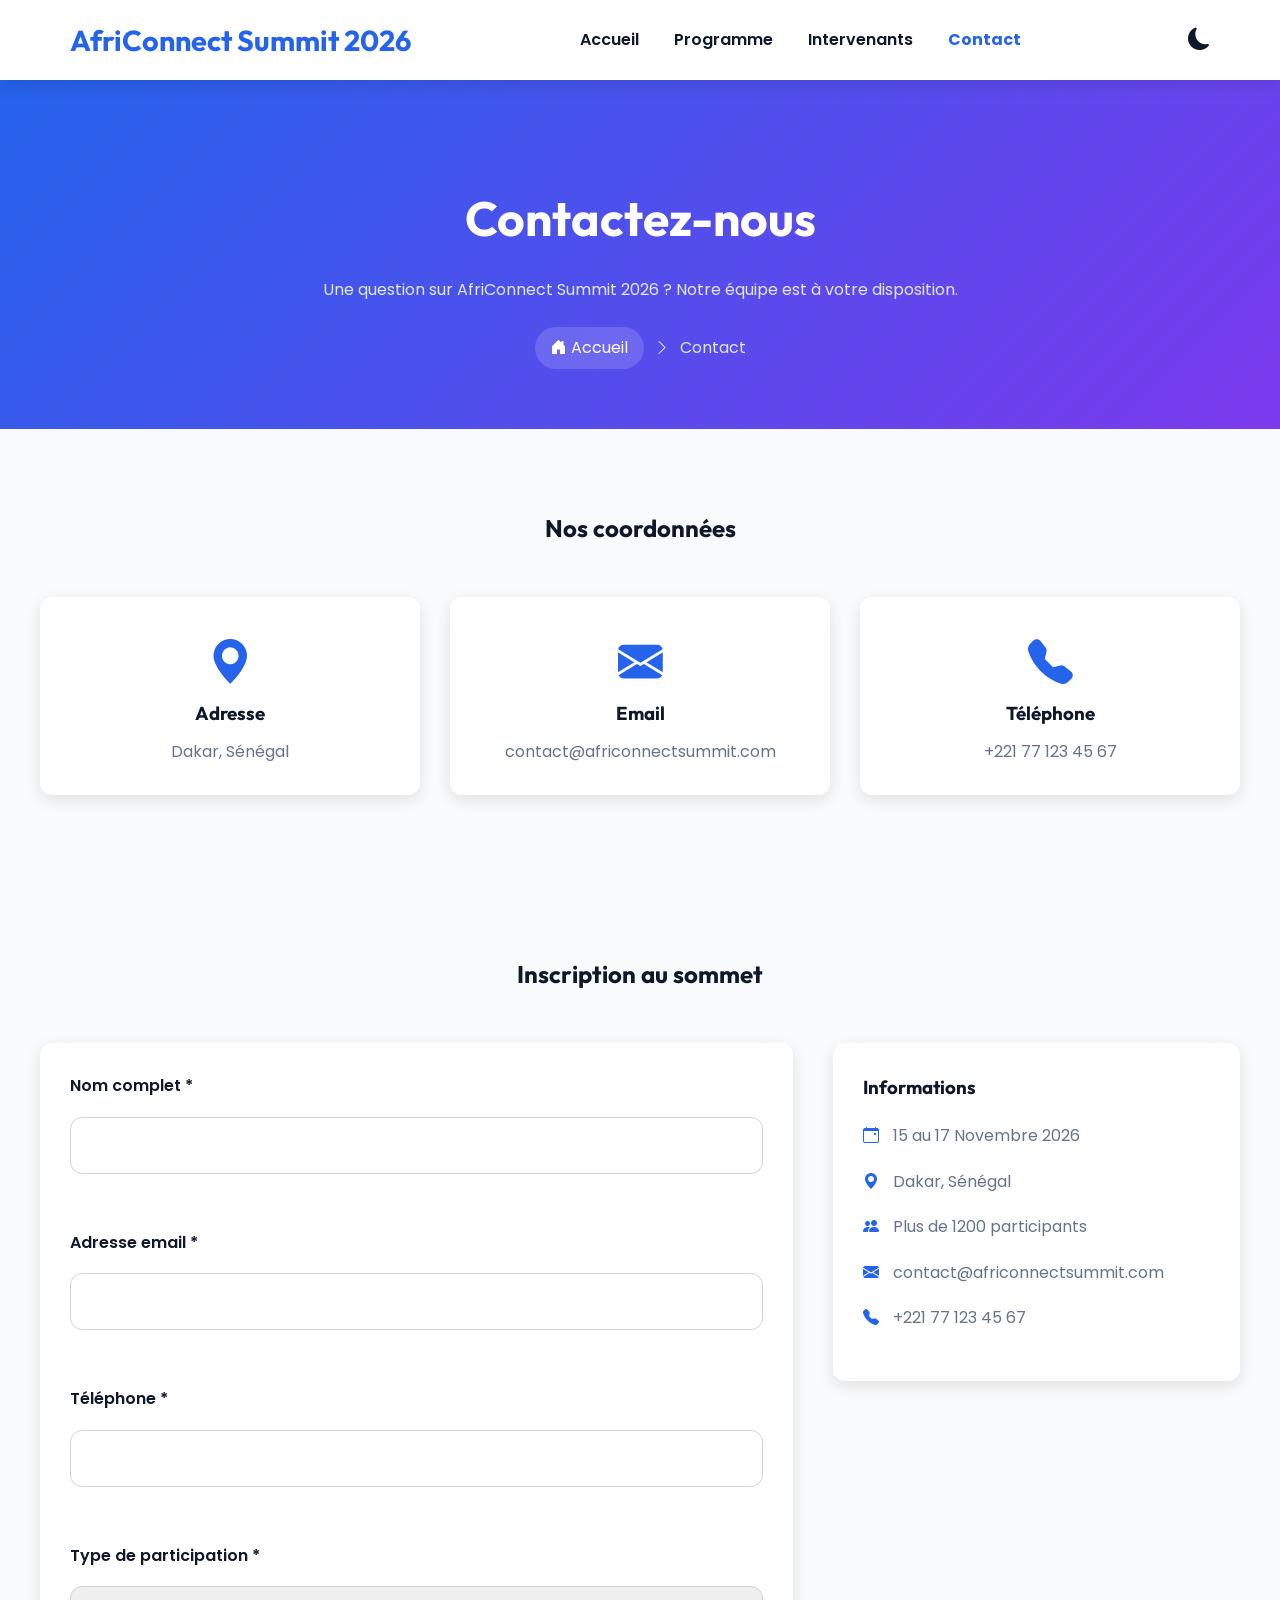
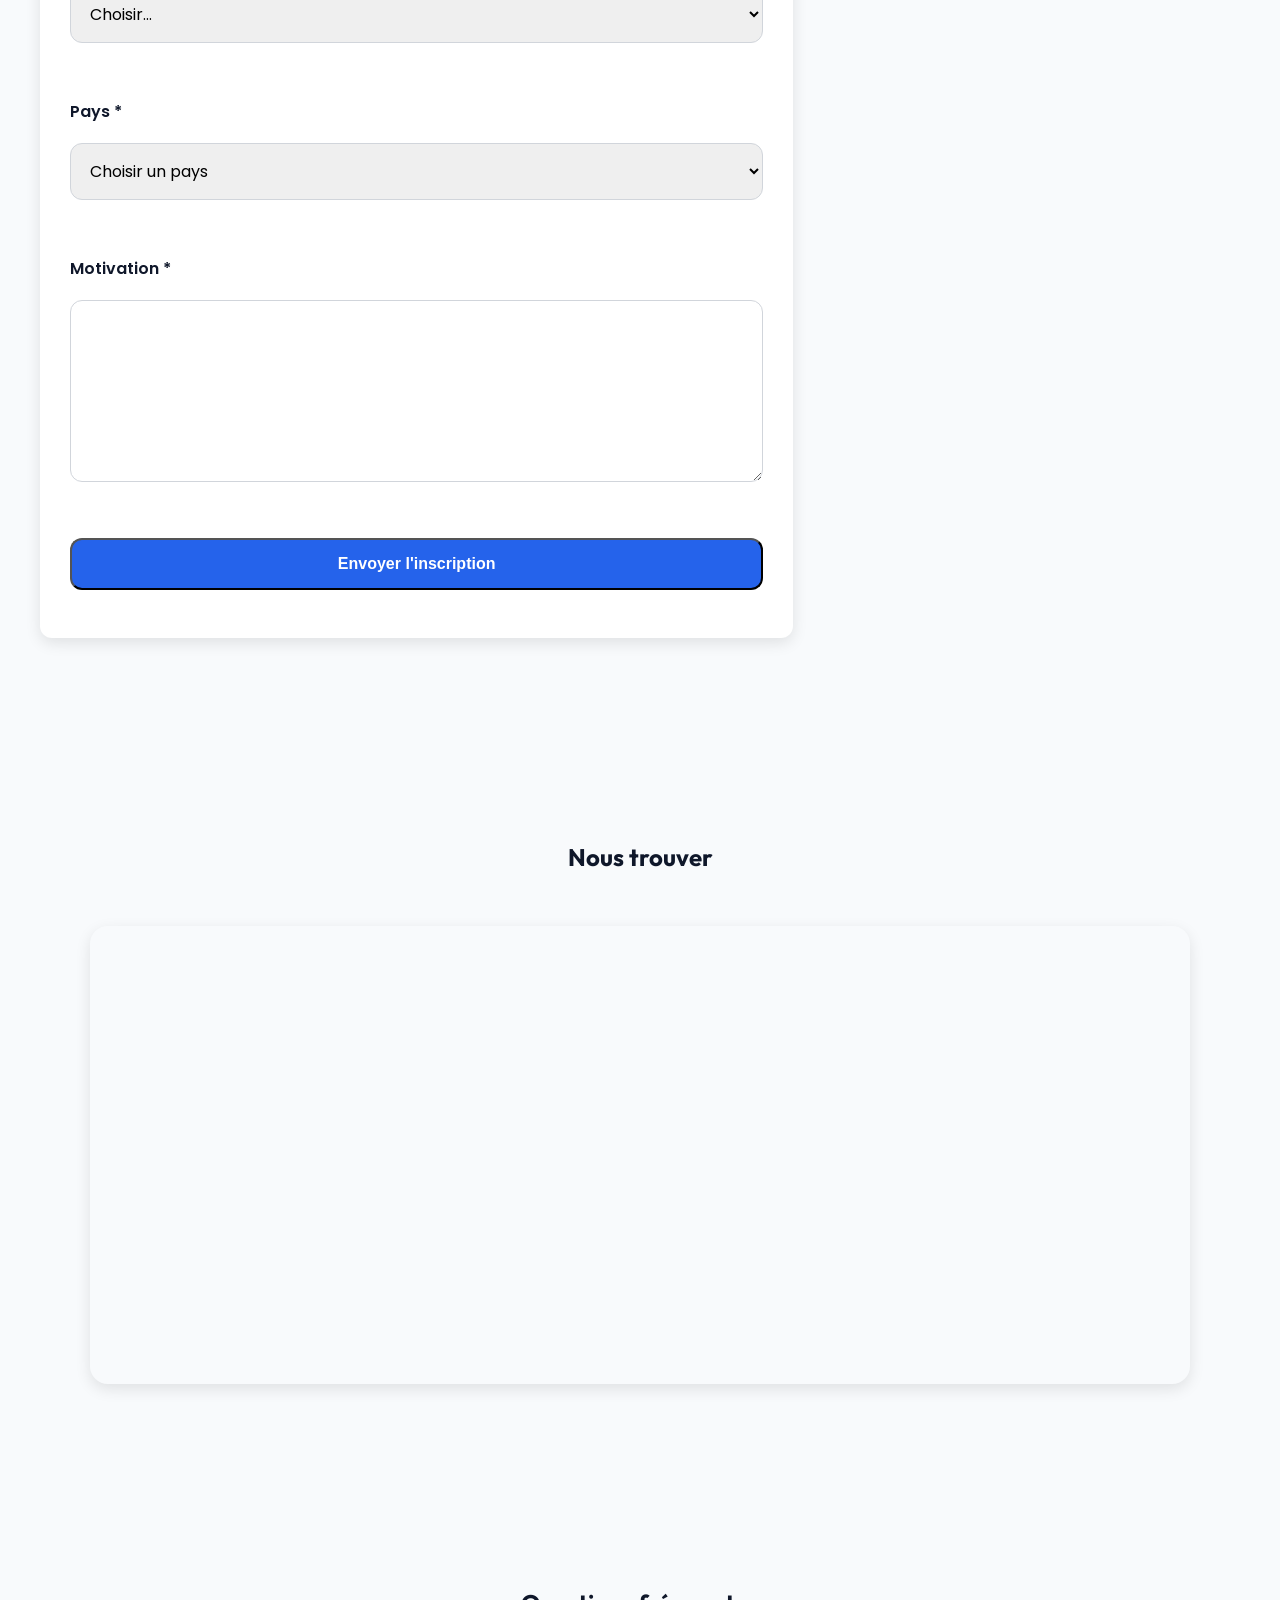
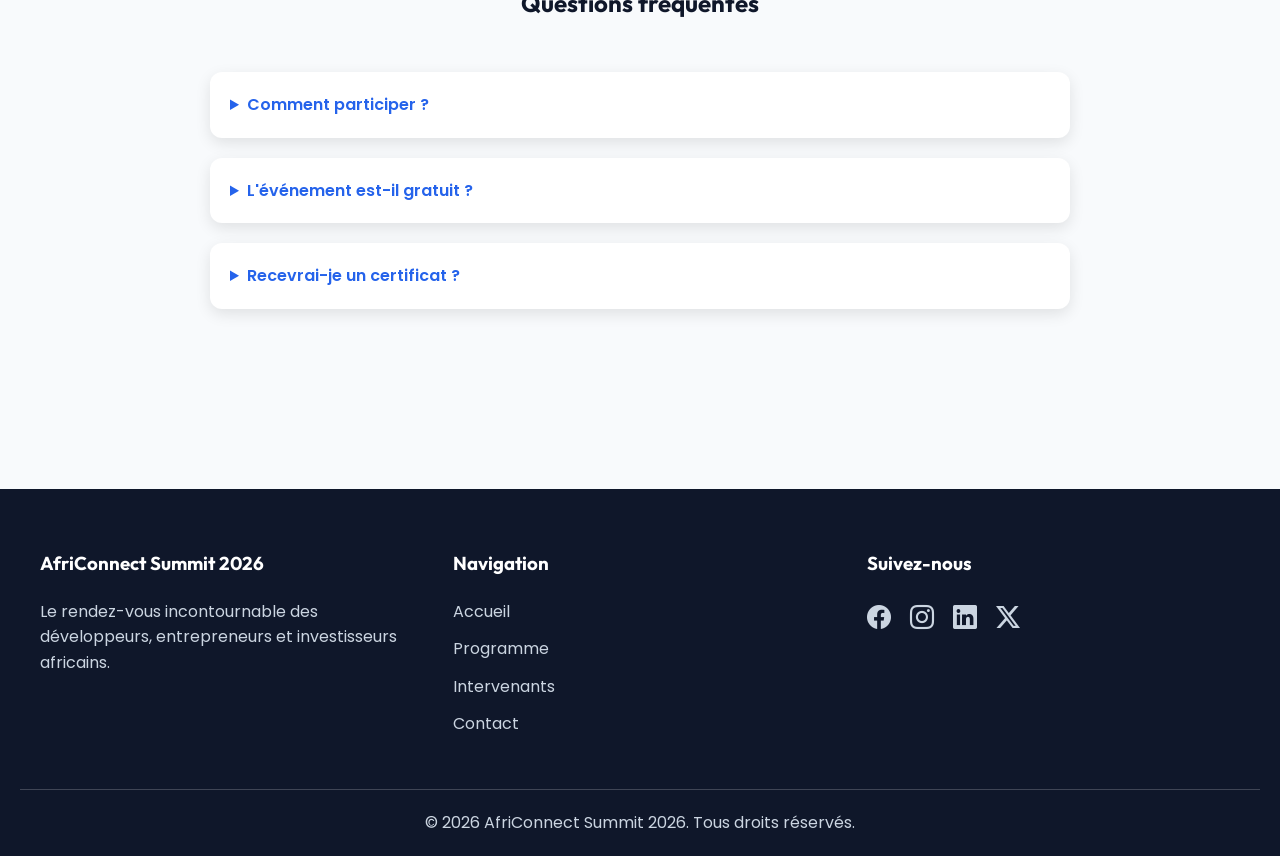
<file: contact.html>
<!DOCTYPE html>
<html lang="fr">

<head>

<meta charset="UTF-8">
<meta name="viewport" content="width=device-width, initial-scale=1.0">

<title>AfriConnect Summit 2026 - Contact</title>

<link rel="preconnect" href="https://fonts.googleapis.com">
<link rel="preconnect" href="https://fonts.gstatic.com" crossorigin>

<link href="https://fonts.googleapis.com/css2?family=Outfit:wght@400;600;700&family=Poppins:wght@300;400;500;600&display=swap" rel="stylesheet">

<link rel="stylesheet" href="https://cdn.jsdelivr.net/npm/bootstrap-icons@1.13.1/font/bootstrap-icons.min.css">

<link rel="stylesheet" href="css/style.css">

</head>

<body>

<header>

<nav>

<a href="index.html">
<h2>AfriConnect Summit 2026</h2>
</a>

<ul>
<li><a href="index.html">Accueil</a></li>
<li><a href="programme.html">Programme</a></li>
<li><a href="intervenants.html">Intervenants</a></li>
<li><a href="contact.html" class="active" aria-current="page">Contact</a></li>
</ul>
<button id="theme-toggle" aria-label="Changer de thème">
<i class="bi bi-moon-fill"></i>
</button>

<button id="menu-toggle" aria-label="Ouvrir le menu">
<i class="bi bi-list"></i>
</button>

</nav>

</header>

<main>
    <section id="hero-contact">

<h1>Contactez-nous</h1>

<p>
Une question sur AfriConnect Summit 2026 ?
Notre équipe est à votre disposition.
</p>

<div class="breadcrumb">
    <a href="index.html">
        <i class="bi bi-house-door-fill"></i> Accueil
    </a>

    <span>
        <i class="bi bi-chevron-right"></i>
    </span>

    <span>Contact</span>
</div>

</section>

<section id="infos-contact">

<h2>Nos coordonnées</h2>

<div class="contact-info">

<article>

<i class="bi bi-geo-alt-fill"></i>

<h3>Adresse</h3>

<p>Dakar, Sénégal</p>

</article>

<article>

<i class="bi bi-envelope-fill"></i>

<h3>Email</h3>

<p>contact@africonnectsummit.com</p>

</article>

<article>

<i class="bi bi-telephone-fill"></i>

<h3>Téléphone</h3>

<p>+221 77 123 45 67</p>

</article>

</div>

</section>
<section id="contact-form">

    <h2>Inscription au sommet</h2>

    <div class="contact-container">

        <div class="formulaire">

            <form id="registrationForm">

                <label for="nom">Nom complet *</label>
                <input type="text" id="nom" name="nom" required>
                <small class="error"></small>

                <label for="email">Adresse email *</label>
                <input type="email" id="email" name="email" required>
                <small class="error"></small>

                <label for="telephone">Téléphone *</label>
                <input type="tel" id="telephone" name="telephone" required>
                <small class="error"></small>

                <label for="participation">Type de participation *</label>

                <select id="participation" name="participation" required>
                    <option value="">Choisir...</option>
                    <option>Participant</option>
                    <option>Intervenant</option>
                    <option>Partenaire</option>
                    <option>Presse</option>
                </select>

                <small class="error"></small>

                <label for="pays">Pays *</label>

                <select id="pays" name="pays" required>
                    <option value="">Choisir un pays</option>
                    <option>Sénégal</option>
                    <option>Mauritanie</option>
                    <option>Mali</option>
                    <option>Maroc</option>
                    <option>Algérie</option>
                    <option>Tunisie</option>
                    <option>Ghana</option>
                    <option>Nigeria</option>
                    <option>Côte d'Ivoire</option>
                    <option>Burkina Faso</option>
                </select>

                <small class="error"></small>

                <label for="message">Motivation *</label>

                <textarea id="message" name="message" rows="6" required></textarea>

                <small class="error"></small>

                <button type="submit">
                    Envoyer l'inscription
                </button>

                <p id="successMessage"></p>


</form>

</div>

<div class="infos">

<h3>Informations</h3>

<p><i class="bi bi-calendar-event"></i> 15 au 17 Novembre 2026</p>

<p><i class="bi bi-geo-alt-fill"></i> Dakar, Sénégal</p>

<p><i class="bi bi-people-fill"></i> Plus de 1200 participants</p>

<p><i class="bi bi-envelope-fill"></i> contact@africonnectsummit.com</p>

<p><i class="bi bi-telephone-fill"></i> +221 77 123 45 67</p>

</div> 

</div>

</section> 

<section id="map">

    <h2>Nous trouver</h2>

    <div class="map-container">

        <iframe
    src="https://www.google.com/maps?q=Dakar,Senegal&output=embed"
    width="100%"
    height="450"
    style="border:0;"
    loading="lazy"
    allowfullscreen>
</iframe>

    </div>

</section>
<section id="faq">

<h2>Questions fréquentes</h2>

<details>

<summary>Comment participer ?</summary>

<p>
Il suffit de remplir le formulaire d'inscription.
</p>

</details>

<details>
<summary>L'événement est-il gratuit ?</summary>

<p>
Oui, l'accès est gratuit sur inscription.
</p>

</details>

<details>

<summary>Recevrai-je un certificat ?</summary>

<p>
Oui, un certificat de participation sera délivré.
</p>

</details>

</section>
<footer>

    <div class="footer-container">
        <div class="footer-column">
            <h3>AfriConnect Summit 2026</h3>
            <p>
                Le rendez-vous incontournable des développeurs,
                entrepreneurs et investisseurs africains.
            </p>
        </div>
        <div class="footer-column">
            <h3>Navigation</h3>

            <ul>
                <li><a href="index.html">Accueil</a></li>
                <li><a href="programme.html">Programme</a></li>
                <li><a href="intervenants.html">Intervenants</a></li>
                <li><a href="contact.html">Contact</a></li>
            </ul>
        </div>
        <div class="footer-column">

            <h3>Suivez-nous</h3>

            <a href="#"><i class="bi bi-facebook"></i></a>
            <a href="#"><i class="bi bi-instagram"></i></a>
            <a href="#"><i class="bi bi-linkedin"></i></a>
            <a href="#"><i class="bi bi-twitter-x"></i></a>

        </div>

    </div>

    <hr>

    <p>
        &copy; <span id="year"></span> AfriConnect Summit 2026.
        Tous droits réservés.
    </p>

    <button id="backToTop" aria-label="Retour en haut">
        <i class="bi bi-arrow-up-circle-fill"></i>
    </button>

</footer>

</main>

<script src="js/main.js"></script>

</body>
</html>
</file>
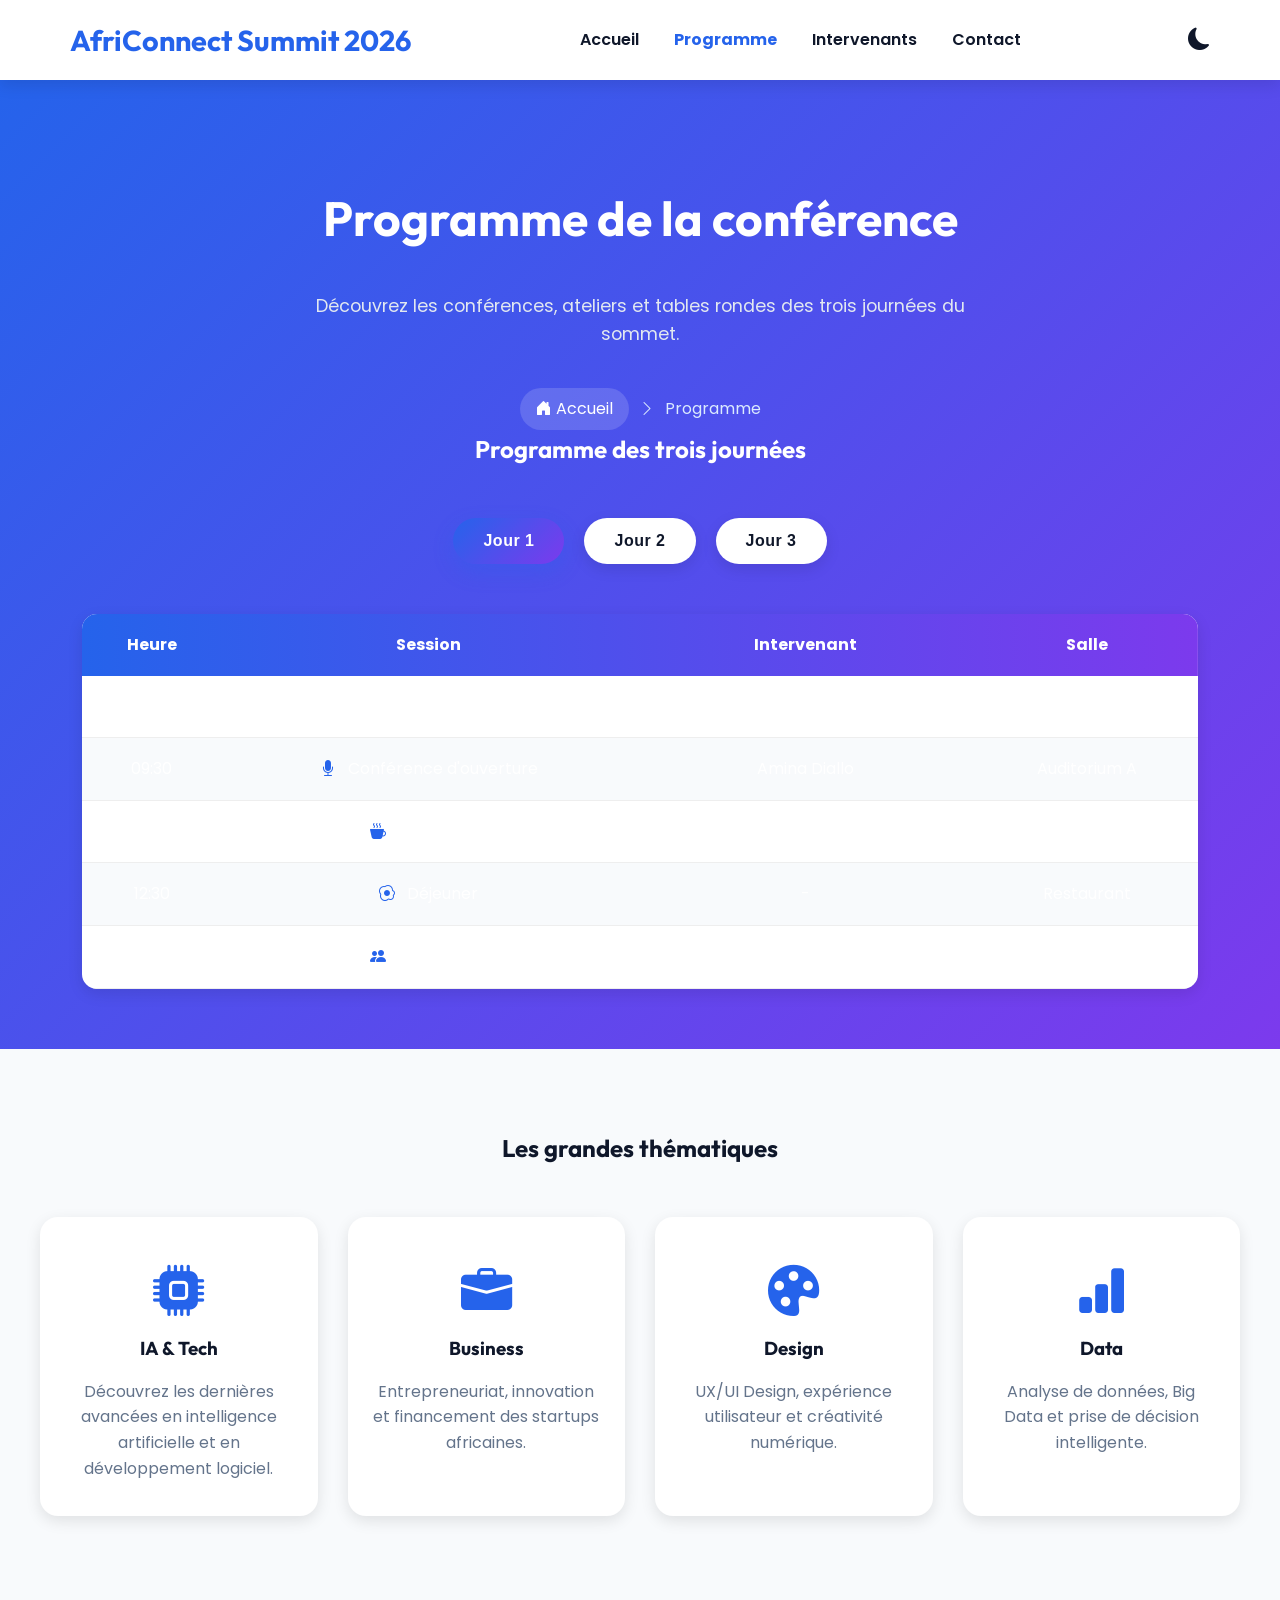
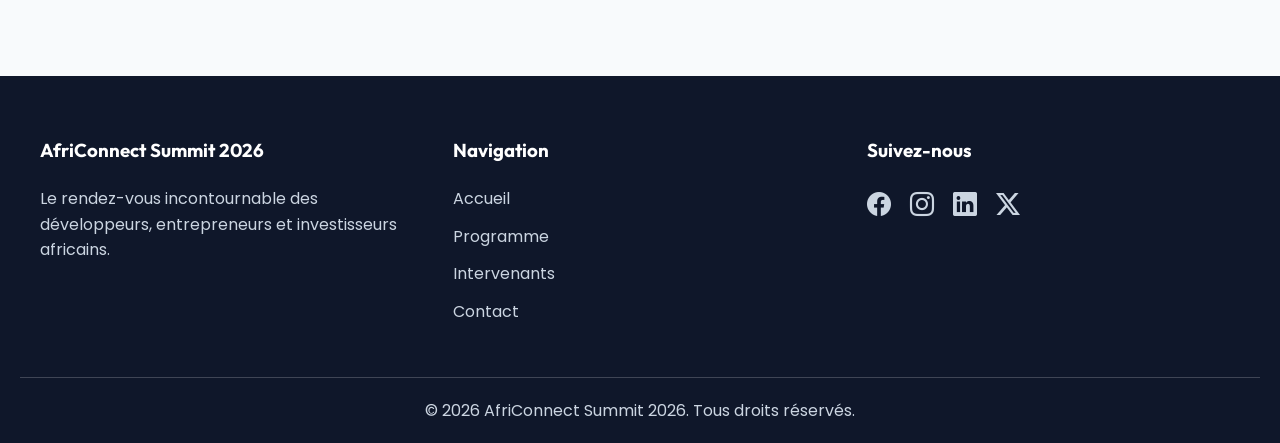
<file: programme.html>
<!DOCTYPE html>
<html lang="fr">

<head>
    <meta charset="UTF-8">
    <meta name="viewport" content="width=device-width, initial-scale=1.0">

    <title>AfriConnect Summit 2026 - Programme</title>

    <link rel="preconnect" href="https://fonts.googleapis.com">
    <link rel="preconnect" href="https://fonts.gstatic.com" crossorigin>
    <link href="https://fonts.googleapis.com/css2?family=Outfit:wght@400;600;700&family=Poppins:wght@300;400;500;600&display=swap" rel="stylesheet">

    <link rel="stylesheet" href="https://cdn.jsdelivr.net/npm/bootstrap-icons@1.13.1/font/bootstrap-icons.min.css">

    <link rel="stylesheet" href="css/style.css">
</head>

<body>

<header>

<nav>

<a href="index.html">
<h2>AfriConnect Summit 2026</h2>
</a>

<ul>
<li><a href="index.html">Accueil</a></li>
<li>
    <a href="programme.html"
       class="active"
       aria-current="page">
       Programme
    </a>
</li>
<li><a href="intervenants.html">Intervenants</a></li>
<li><a href="contact.html">Contact</a></li>
</ul>

<button id="theme-toggle" aria-label="Changer de thème">
<i class="bi bi-moon-fill"></i>
</button>

<button id="menu-toggle" aria-label="Menu">
<i class="bi bi-list"></i>
</button>

</nav>

</header>

<main>

<section id="hero-programme">

<h1>Programme de la conférence</h1>

<p>
Découvrez les conférences, ateliers et tables rondes
des trois journées du sommet.
</p>

<div class="breadcrumb">
    <a href="index.html">
        <i class="bi bi-house-door-fill"></i>
        Accueil
    </a>

    <span>
        <i class="bi bi-chevron-right"></i>
    </span>

    <span>Programme</span>
</div>


    <div class="container">

<h2>Programme des trois journées</h2>

<div class="tabs">

<button class="tab active">Jour 1</button>

<button class="tab">Jour 2</button>

<button class="tab">Jour 3</button>

</div>

<!-- =======================
     JOUR 1
======================== -->

<div class="tab-content active" id="jour1">

<table>

<thead>
<tr>
<th>Heure</th>
<th>Session</th>
<th>Intervenant</th>
<th>Salle</th>
</tr>
</thead>

<tbody>

<tr>
<td>09:00</td>
<td>Ouverture officielle</td>
<td>Comité d'organisation</td>
<td>Auditorium A</td>
</tr>

<tr>
<td>09:30</td>
<td><i class="bi bi-mic-fill"></i> Conférence d'ouverture</td>
<td>Amina Diallo</td>
<td>Auditorium A</td>
</tr>

<tr>
<td>10:30</td>
<td><i class="bi bi-cup-hot-fill"></i> Pause Café</td>
<td>-</td>
<td>Espace Café</td>
</tr>

<tr>
<td>12:30</td>
<td><i class="bi bi-egg-fried"></i> Déjeuner</td>
<td>-</td>
<td>Restaurant</td>
</tr>

<tr>
<td>15:00</td>
<td><i class="bi bi-people-fill"></i> Networking</td>
<td>Tous les participants</td>
<td>Hall Principal</td>
</tr>

</tbody>

</table>

</div>

<!-- =======================
     JOUR 2
======================== -->

<div class="tab-content" id="jour2">

<table>

<thead>
<tr>
<th>Heure</th>
<th>Session</th>
<th>Intervenant</th>
<th>Salle</th>
</tr>
</thead>

<tbody>

<tr>
<td>09:00</td>
<td><i class="bi bi-code-slash"></i> Développement Web 2026</td>
<td>Grace Niyonsaba</td>
<td>Salle Tech</td>
</tr>

<tr>
<td>10:30</td>
<td><i class="bi bi-cloud-fill"></i> Cloud Computing</td>
<td>Jean Mendy</td>
<td>Auditorium A</td>
</tr>

<tr>
<td>12:00</td>
<td><i class="bi bi-palette-fill"></i> Design UX/UI</td>
<td>Grace Niyonsaba</td>
<td>Salle Design</td>
</tr>

<tr>
<td>14:00</td>
<td><i class="bi bi-currency-bitcoin"></i> Blockchain</td>
<td>Fatou Ndiaye</td>
<td>Salle Innovation</td>
</tr>

<tr>
<td>16:30</td>
<td><i class="bi bi-chat-square-text-fill"></i> Table ronde</td>
<td>Experts invités</td>
<td>Auditorium A</td>
</tr>

</tbody>

</table>

</div>


<!-- =======================
     JOUR 3
======================== -->

<div class="tab-content" id="jour3">

<table>

<thead>
<tr>
<th>Heure</th>
<th>Session</th>
<th>Intervenant</th>
<th>Salle</th>
</tr>
</thead>

<tbody>

<tr>
<td>09:00</td>
<td><i class="bi bi-bar-chart-fill"></i> Big Data</td>
<td>Patrick Koffi</td>
<td>Salle Data</td>
</tr>

<tr>
<td>10:30</td>
<td><i class="bi bi-briefcase-fill"></i> Financement des Startups</td>
<td>Samuel Mensah</td>
<td>Salle Business</td>
</tr>

<tr>
<td>12:00</td>
<td><i class="bi bi-lightbulb-fill"></i> Entrepreneuriat numérique</td>
<td>Amina Diallo</td>
<td>Auditorium A</td>
</tr>

<tr>
<td>14:00</td>
<td><i class="bi bi-award-fill"></i> Remise des prix</td>
<td>Organisation</td>
<td>Grande Salle</td>
</tr>

<tr>
<td>16:00</td>
<td><i class="bi bi-flag-fill"></i> Clôture officielle</td>
<td>Direction AfriConnect</td>
<td>Auditorium A</td>
</tr>

</tbody>

</table>

</div> <!-- Fin Jour 3 -->

</div> <!-- Fin .container -->

</section> <!-- Fin #hero-programme -->
 
<section id="themes">

<h2>Les grandes thématiques</h2>


<div class="themes-container">

<article>
<i class="bi bi-cpu-fill"></i>
<h3>IA & Tech</h3>
<p>Découvrez les dernières avancées en intelligence artificielle et en développement logiciel.</p>
</article>

<article>
<i class="bi bi-briefcase-fill"></i>
<h3>Business</h3>
<p>Entrepreneuriat, innovation et financement des startups africaines.</p>
</article>

<article>
<i class="bi bi-palette-fill"></i>
<h3>Design</h3>
<p>UX/UI Design, expérience utilisateur et créativité numérique.</p>
</article>

<article>
<i class="bi bi-bar-chart-fill"></i>
<h3>Data</h3>
<p>Analyse de données, Big Data et prise de décision intelligente.</p>
</article>

</div>

</section>
<footer>

    <div class="footer-container">

        <div class="footer-column">
            <h3>AfriConnect Summit 2026</h3>
            <p>
                Le rendez-vous incontournable des développeurs,
                entrepreneurs et investisseurs africains.
            </p>
        </div>
        <div class="footer-column">
            <h3>Navigation</h3>

            <ul>
                <li><a href="index.html">Accueil</a></li>
                <li><a href="programme.html">Programme</a></li>
                <li><a href="intervenants.html">Intervenants</a></li>
                <li><a href="contact.html">Contact</a></li>
            </ul>
        </div>
        <div class="footer-column">

            <h3>Suivez-nous</h3>

            <a href="#"><i class="bi bi-facebook"></i></a>
            <a href="#"><i class="bi bi-instagram"></i></a>
            <a href="#"><i class="bi bi-linkedin"></i></a>
            <a href="#"><i class="bi bi-twitter-x"></i></a>

        </div>

    </div>

    <hr>

    <p>
        &copy; <span id="year"></span> AfriConnect Summit 2026.
        Tous droits réservés.
    </p>

    <button id="backToTop" aria-label="Retour en haut">
        <i class="bi bi-arrow-up-circle-fill"></i>
    </button>

</footer>

</main>

<script src="js/main.js"></script>

</body>
</html>
</file>
<file: css/style.css>
/* 
   AFRICONNECT SUMMIT 2026 STYLE PRINCIPAL
*/

/* Variables */
:root{
    --primary-color:#2563eb;
    --secondary-color:#7c3aed;
    --accent-color:#06b6d4;

    --dark:#0f172a;
    --dark-light:#1e293b;
    --light:#f8fafc;
    --white:#ffffff;
    --gray:#64748b;

    --radius:12px;
    --shadow:0 5px 15px rgba(0,0,0,.10);
    /* transition:.3s ease-in-out VEU */
    --transition:.3s ease-in-out;
}

/* Réinitialisation */

*{
    margin:0;
    padding:0;
    box-sizing:border-box;
}

html{
    scroll-behavior:smooth;
}

body{
    font-family:"Poppins",sans-serif;
    background:var(--light);
    color:var(--dark);
    line-height:1.6;
    padding-top:80px;
}

img{
    display:block;
    max-width:100%;
}

a{
    text-decoration:none;
    color:inherit;
}

ul{
    list-style:none;
}

h1,h2,h3,h4{
    font-family:"Outfit",sans-serif;
    font-weight:700;
}

p{
    color:var(--gray);
}

.container{
    width:90%;
    max-width:1200px;
    margin:auto;
}


/*HEADER*/

header{
    position:fixed;
    top:0;
    left:0;
    width:100%;
    background:var(--white);
    box-shadow:var(--shadow);
    z-index:1000;
}

nav{
    max-width:1200px;
    height:80px;
    margin:auto;
    padding:0 30px;

    display:flex;
    justify-content:space-between;
    align-items:center;
}

nav h2{
    color:var(--primary-color);
    font-size:1.8rem;
}

nav ul{
    display:flex;
    /* aligne un element dans un conteneur Flexbox */
    align-items:center;
    gap:35px;
}

nav ul li a{
    font-weight:600;
    transition:var(--transition);
}

nav ul li a:hover{
    color:var(--primary-color);
}

nav ul li a.active{
    color:var(--primary-color);
    font-weight:700;
}

/* Boutons */

#theme-toggle,
#menu-toggle{
    background:none;
    border:none;
    font-size:1.4rem;
    color:var(--dark);
    cursor:pointer;
    transition:var(--transition);
}
/* #theme-toggle:hover  */
#theme-toggle:hover,
#menu-toggle:hover{
    color:var(--primary-color);
}

/* Menu hamburger caché sur ordinateur */

#menu-toggle{
    display:none;
}


/* HERO (Toutes les pages)*/

.hero,
#hero-programme,
#hero-speakers,
#hero-contact{

    padding:100px 20px 60px;
    text-align:center;

    background:linear-gradient(
        135deg,
        var(--primary-color),
        var(--secondary-color)
    );

    color:var(--white);

}

.hero h1,
#hero-programme h1,
#hero-speakers h1,
#hero-contact h1{

    color:var(--white);
    font-size:3rem;
    margin-bottom:20px;

}

.hero p,
#hero-programme p,
#hero-speakers p,
#hero-contact p{

    max-width:700px;
    margin:15px auto;
    color:#e2e8f0;

}



/* BOUTONS*/

.hero-buttons{

    display:flex;
    justify-content:center;
    gap:20px;
    margin-top:35px;
    /*  */
    flex-wrap:wrap;
    flex-direction:column;

}

.btn{
    width:100%;
    display:inline-block;
    padding:15px 30px;
    border-radius:50px;
    font-weight:600;
    transition:var(--transition);

}

.btn-primary{

    background:var(--accent-color);
    color:var(--white);

}

.btn-primary:hover{

    transform:translateY(-5px);

}

.btn-secondary{

    background:var(--white);
    color:var(--primary-color);

}

.btn-secondary:hover{

    transform:translateY(-5px);

}

.filter-buttons button{
    padding:12px 28px;
    border:none;
    border-radius:30px;
    background:var(--white);
    color:var(--dark);
    font-weight:600;
    cursor:pointer;
    box-shadow:var(--shadow);
    transition:all .3s ease;
}

.filter-buttons button:hover{
    transform:translateY(-3px);
}

.filter-buttons button.active{
    background:linear-gradient(
        135deg,
        var(--primary-color),
        var(--secondary-color)
    );
    color:white;
}

/*BREADCRUMB*/

.breadcrumb{

    margin-top:25px;
    display:flex;
    justify-content:center;
    align-items:center;
    gap:10px;

}

.breadcrumb a{

    color:var(--white);
    background:rgba(255,255,255,.15);
    padding:8px 16px;
    border-radius:25px;
    transition:var(--transition);

}

.breadcrumb a:hover{

    background:rgba(255,255,255,.30);

}

.breadcrumb span{

    color:#dbeafe;

}


/* sections */

section{
    padding:80px 20px;
}

section h2{
    text-align:center;
    margin-bottom:50px;
}

/* cartes */

.stat-card,
.why-card,
.speaker-card,
.contact-info article,
.themes-container article,
.sponsors-container article{

    background:var(--white);
    border-radius:var(--radius);
    box-shadow:var(--shadow);
    transition:var(--transition);

}

.stat-card:hover,
.why-card:hover,
.speaker-card:hover,
.contact-info article:hover,
.themes-container article:hover,
.sponsors-container article:hover{

    transform:translateY(-10px);

}


/* Grilles */
.stats-container,
.why-container,
.speakers-container,
.contact-info,
.themes-container,
.sponsors-container{

    max-width:1200px;
    margin:auto;

    display:grid;
    gap:30px;
}

.stats-container{
    grid-template-columns:repeat(4,1fr);
}

.why-container{
    grid-template-columns:repeat(3,1fr);
}

.speakers-container{
    grid-template-columns:repeat(4,1fr);
}

.contact-info{
    grid-template-columns:repeat(3,1fr);
}

.themes-container{
    /*  */
    grid-template-columns:repeat(4,1fr);
}

.sponsors-container{
    grid-template-columns:repeat(3,1fr);
}



.stat-card,
.why-card,
.speaker-card,
.themes-container article{
    transition:.4s;
}

@media(max-width:992px){

    .speakers-container{
        grid-template-columns:repeat(2,1fr);
    }

}

@media(max-width:768px){

    .speakers-container{
        grid-template-columns:1fr;
    }

}
/* contact */

.contact-container{

    max-width:1200px;
    margin:40px auto;

    display:flex;
    gap:40px;
    align-items:flex-start;

}

.formulaire{

    flex:2;

    background:var(--white);
    padding:30px;

    border-radius:var(--radius);
    box-shadow:var(--shadow);

}

.infos{

    flex:1;

    background:var(--white);
    padding:30px;

    border-radius:var(--radius);
    box-shadow:var(--shadow);

    position:sticky;
    top:110px;
}


.infos h3{

    margin-bottom:20px;

}

.infos p{

    margin:20px 0;

}

.infos i{

    color:var(--primary-color);
    margin-right:10px;

}
.contact-info article{
    padding:30px;
    text-align:center;
}

.contact-info article i{
    font-size:2.8rem;
    color:var(--primary-color);
    margin-bottom:20px;
}

.contact-info article h3{
    margin-bottom:10px;
}

#contact-form button{
    cursor:pointer;
    transition:var(--transition);
}

#contact-form button:hover{
    transform:translateY(-3px);
}

/* formulaire */

#contact-form form{

    display:flex;
    flex-direction:column;
    gap:18px;

}

#contact-form label{

    font-weight:600;

}

#contact-form input,
#contact-form select,
#contact-form textarea{

    width:100%;

    padding:15px;

    border:1px solid #d1d5db;

    border-radius:var(--radius);

    font-size:1rem;

    font-family:inherit;

    outline:none;

    transition:var(--transition);

}

#contact-form input:focus,
#contact-form select:focus,
#contact-form textarea:focus{

    border-color:var(--primary-color);

    box-shadow:0 0 8px rgba(37,99,235,.2);

}

#contact-form textarea{

    min-height:180px;
    /* rebondissement en hauteur  */
    resize:vertical;

}

#contact-form button{

    background:var(--primary-color);

    color:var(--white);

    padding:15px;

    border-radius:var(--radius);

    font-size:1rem;

    font-weight:600;

}

#contact-form button:hover{

    background:var(--secondary-color);

}

/* validation */

.error{

    color:#dc2626;

    font-size:.9rem;

    min-height:20px;

}

.success{

    margin-top:20px;

    background:#16a34a;

    color:white;

    padding:15px;

    border-radius:var(--radius);

    text-align:center;

}


/* google maps */


.map-container{
    max-width:1100px;
    margin:40px auto;
    border-radius:18px;
    /* le contenue qui depasse est caché */
    overflow:hidden;
    box-shadow:var(--shadow);
}

.map-container iframe{
    width:100%;
    height:450px;
    border:0;
}
/* FAQ  */

#faq{

    max-width:900px;
    margin:auto;

}

#faq details{

    background:var(--white);

    margin-bottom:20px;

    padding:20px;

    border-radius:var(--radius);

    box-shadow:var(--shadow);
    transition:3s ease;

}

#faq summary{

    cursor:pointer;

    font-weight:600;

    color:var(--primary-color);

}

#faq p{

    margin-top:15px;

}

#faq details[open]{
    border-left:5px solid var(--primary-color);
}


/*FOOTER*/

footer{

    background:var(--dark);

    color:var(--white);

    padding:60px 20px 20px;

    margin-top:80px;

}

.footer-container{

    max-width:1200px;

    margin:auto;

    display:grid;

    grid-template-columns:repeat(3,1fr);

    gap:40px;

}

.footer-column h3{

    color:var(--white);

    margin-bottom:20px;

}

.footer-column p{

    color:#cbd5e1;

}

.footer-column ul{

    padding:0;

}

.footer-column ul li{

    margin-bottom:12px;

}

.footer-column a{

    color:#cbd5e1;

    transition:var(--transition);

}

.footer-column a:hover{

    color:var(--accent-color);

}

.footer-column i{

    font-size:1.5rem;

    margin-right:15px;

}

footer hr{

    margin:40px 0 20px;

    border:none;

    border-top:1px solid rgba(255,255,255,.2);

}

footer > p{

    text-align:center;

    color:#cbd5e1;

}


/* bouton retour en haut */

#backToTop{

    position:fixed;

    right:25px;

    bottom:25px;

    width:55px;

    height:55px;

    border-radius:50%;

    background:var(--primary-color);

    color:var(--white);

    display:flex;

    justify-content:center;

    align-items:center;

    font-size:1.5rem;

    box-shadow:var(--shadow);

    transition:var(--transition);

}

#backToTop:hover{

    background:var(--secondary-color);

    transform:translateY(-5px);

}


/* dark mode */

body.dark-mode{

    background:var(--dark);

    color:var(--light);

}

body.dark-mode header{

    background:var(--dark-light);


}

body.dark-mode nav h2,
body.dark-mode nav a,
body.dark-mode h1,
body.dark-mode h2,
body.dark-mode h3,
body.dark-mode h4{

    color:var(--light);

}

body.dark-mode p,
body.dark-mode span,
body.dark-mode label{

    color:#cbd5e1;

}

body.dark-mode .stat-card,
body.dark-mode .why-card,
body.dark-mode .speaker-card,
body.dark-mode .themes-container article,
body.dark-mode .contact-info article,
body.dark-mode .formulaire,
body.dark-mode .infos,
body.dark-mode .map-placeholder,
body.dark-mode #faq details,
body.dark-mode .sponsors-container article,
body.dark-mode .tab,
body.dark-mode table{

    background:var(--dark-light);

}

body.dark-mode input,
body.dark-mode textarea,
body.dark-mode select{

    background:#334155;

    color:white;

    border:1px solid #475569;

}

body.dark-mode input::placeholder,
body.dark-mode textarea::placeholder{

    color:#cbd5e1;

}

body.dark-mode footer{

    background:#020617;

}

body.dark-mode .footer-column p,
body.dark-mode .footer-column a{

    color:#cbd5e1;

}

body.dark-mode .footer-column a:hover{

    color:var(--accent-color);

}


/* Tableau Programme - Dark Mode */

body.dark-mode thead{
    background:var(--primary-color);
    color:var(--white);
}

body.dark-mode tbody tr{
    background:var(--dark-light);
}

body.dark-mode tbody td{
    color:var(--light);
    border-bottom:1px solid #475569;
}

body.dark-mode tbody tr:hover{
    background:#334155;
}

body.dark-mode .tab{
    background:#334155;
    color:var(--light);
}

body.dark-mode .tab.active{
    background:var(--primary-color);
    color:var(--white);
}


/* 
   HERO ACCUEIL
 */

.hero{
    min-height:calc(100vh - 80px);
    display:flex;
    justify-content:center;
    align-items:center;
    text-align:center;
}

.hero-location{
    margin-top:20px;
    font-size:1.1rem;
    font-weight:600;
}

#countdown{
    margin-top:50px;

    display:flex;
    justify-content:center;
    align-items:center;

    gap:25px;

    flex-wrap:wrap;
}

.time-box{
    width:120px;
    height:120px;

    background:rgba(255,255,255,.15);

    backdrop-filter:blur(10px);

    border-radius:15px;

    display:flex;
    flex-direction:column;
    justify-content:center;
    align-items:center;

    box-shadow:var(--shadow);
}

.time-box h2{
    color:white;
    font-size:2.2rem;
}

.time-box p{
    color:white;
    margin-top:8px;
}


/* CHIFFRES */
.chiffres{
    text-align:center;
}

.stat-card h3{
    font-size:2.3rem;
    margin-bottom:10px;
}


/*  */

.why-card h3{
    margin-bottom:15px;
}

.why-card p{
    padding:0 10px;
}
/*  */


.tab-content{
    display:none;
}

.tab-content.active{
    display:block;
}

.tabs{
    display:flex;
    justify-content:center;
    gap:20px;
    flex-wrap:wrap;
    margin:50px 0;
}

.tab{
    padding:14px 30px;
    border:none;
    border-radius:40px;
    background:white;
    color:var(--dark);
    font-weight:600;
    cursor:pointer;
    box-shadow:var(--shadow);
    transition:.3s;
}

.tab:hover{
    transform:translateY(-3px);
}

.tab.active{
    background:linear-gradient(
        135deg,
        var(--primary-color),
        var(--secondary-color)
    );
    color:white;
    
}
.tab{
    letter-spacing:0.5px;
    font-size:1rem;
}

.tab.active{
    box-shadow:0 8px 20px rgba(37,99,235,.30);
}

/* TABLE */
table{
    width:100%;

    border-collapse:collapse;
    overflow:hidden;
    border-radius:15px;
    box-shadow:var(--shadow);
    background:white;
}

thead{
    background:linear-gradient(
        90deg,
        var(--primary-color),
        var(--secondary-color)
    );
}

thead th{
    color:white;
    padding:18px;
}

tbody td{
    padding:18px;
    border-bottom:1px solid #eee;
}

tbody tr{
    transition:.3s;
}

tbody tr:hover{
    background:#f4f9ff;
}

tbody tr:nth-child(even){
    background:#f8fafc;
}

tbody td{
    vertical-align:middle;
}

.program-table{
    overflow:hidden;
    border-radius:18px;
    box-shadow:var(--shadow);
    margin-top:40px;
}

.program-table table{
    width:100%;
    border-collapse:collapse;
}

.program-table thead{
    background:linear-gradient(
        135deg,
        var(--primary-color),
        var(--secondary-color)
    );
    color:white;
}

.program-table th,
.program-table td{
    padding:18px;
    text-align:left;
}

.program-table tbody tr:nth-child(even){
    background:#f8fafc;
}

.program-table tbody tr:hover{
    background:#dbeafe;
}
/* SPONSORS */
.sponsors-container{
    max-width:1100px;
    margin:50px auto;

    display:grid;
    grid-template-columns:1fr 1.4fr 1fr;
    gap:30px;
    align-items:center;
}

.sponsors-container article{
    padding:35px 25px;
    border-radius:18px;
    text-align:center;
    box-shadow:var(--shadow);
    transition:var(--transition);
}

.sponsors-container article:hover{
    transform:translateY(-10px);
}

.gold{
    border-top:8px solid gold;
    padding:60px 30px;
    transform:scale(1.08);
}

.silver{
    border-top:8px solid silver;
}

.bronze{
    border-top:8px solid peru;
}

.gold h3,
.silver h3,
.bronze h3{
    margin-bottom:18px;
}

.gold p,
.silver p,
.bronze p{
    line-height:1.8;
}

/* SPEAKER CARDS */
.speaker-card{
    background: var(--white);
    border-radius: 18px;
    overflow: hidden;
    box-shadow: 0 8px 20px rgba(0,0,0,.10);
    transition: all .4s ease;
    border:1px solid rgba(0,0,0,.05);
}

.speaker-card:hover{
    transform: translateY(-10px);
    box-shadow: 0 15px 35px rgba(0,0,0,.18);
    border-color:var(--primary-color);
}



.speaker-card:hover img{
    transform:scale(1.08);
}

.speaker-content{
    padding:20px;
    text-align:center;
}

.speaker-content h3{
    margin-bottom:8px;
    color:var(--dark);
    font-size:1.2rem;
}

.speaker-content p{
    color:var(--gray);
    margin-bottom:12px;
}

.speaker-card:hover span{
    background:var(--primary-color);
    color:white;
}

.speaker-content span{
    transition:.3s;
    display:inline-block;
    background:#eef4ff;
    color:var(--primary-color);
    padding:6px 15px;
    border-radius:20px;
    font-size:.9rem;
    font-weight:600;
}

/* CARDS */
.stat-card:hover,
.why-card:hover,
.speaker-card:hover,
.contact-info article:hover,
.themes-container article:hover,
.sponsors-container article:hover{
    transform:translateY(-10px);
}


#backToTop:hover{
    transform:translateY(-5px);
}

/* FILTERS */
#filters{
    text-align:center;
    padding:60px 20px;
}

.filter-buttons{
    display:flex;
    justify-content:center;
    align-items:center;
    gap:20px;
    flex-wrap:wrap;
    margin-top:30px;
}

#hero-programme{
    min-height:45vh;
    display:flex;
    flex-direction:column;
    justify-content:center;
    align-items:center;
    text-align:center;
}

#hero-programme h1{
    font-size:3rem;
    margin-bottom:20px;
}

#hero-programme p{
    max-width:700px;
    font-size:1.1rem;
}

.tab,
table,
tbody tr{
    transition:.3s;
}
.program-table tbody tr{
    transition:.3s;
}

.speaker-card.hide{
    opacity:0;
    transform:scale(0.9);
    pointer-events:none;
    display:none;
}

.speaker-card.show{
    display:block;
    opacity:1;
    transform:scale(1);
    animation:fadeSpeaker .5s ease;
}

@keyframes fadeSpeaker{

    from{
        opacity:0;
        transform:scale(.9);
    }

    to{
        opacity:1;
        transform:scale(1);
    }

}





@media (max-width:992px){

    nav{
        padding:0 20px;
    }

    nav h2{
        font-size:1.5rem;
    }

    #menu-toggle{
        display:block;
    }

    nav ul{
        position:absolute;
        top:80px;
        left:0;
        width:100%;
        background:var(--white);
        transition:.3s ease;
        display:flex;
        flex-direction:column;
        align-items:center;
        gap:20px;

        padding:30px 0;

        box-shadow:var(--shadow);

        display:none;
    }

    nav ul.show{
        display:flex;
    }

    body.dark-mode nav ul{
        background:var(--dark-light);
    }

}

@media (max-width:768px){

    .stats-container,
    .why-container,
    .themes-container,
    .contact-info,
    .footer-container{
        grid-template-columns:1fr;
    }

    .speakers-grid{
        grid-template-columns:1fr;
    }

    .sponsors-container{
        grid-template-columns:1fr;
    }

    .contact-container{
        flex-direction:column;
    }

    .hero h1,
    #hero-programme h1,
    #hero-speakers h1,
    #hero-contact h1{
        font-size:2.2rem;
    }

    .time-box{
        width:90px;
        height:90px;
    }

}

@media (max-width:768px){

    table{
        display:block;
        overflow-x:auto;
        white-space:nowrap;
    }

}

.reveal{
    opacity:0;
    transform:translateY(40px);
    transition:.8s ease;
}

.reveal.active{
    opacity:1;
    transform:translateY(0);
}

.speaker-card img{
    transition:.5s;
}

.speaker-card:hover img{
    transform:scale(1.08);
}

.btn:hover{
    transform:translateY(-5px) scale(1.03);
}

.footer-column a:hover{
    transform:translateY(-4px);
}

.themes-container article{
    background:var(--white);
    padding:35px 25px;
    border-radius:18px;
    text-align:center;
    box-shadow:var(--shadow);
    transition:var(--transition);
}

.themes-container article:hover{
    transform:translateY(-10px);
    box-shadow:0 15px 30px rgba(0,0,0,.15);
}

.themes-container i{
    font-size:3.2rem;
    color:var(--primary-color);
    margin-bottom:20px;
    transition:.4s;
}

.themes-container article:hover i{
    transform:scale(1.2) rotate(8deg);
    color:var(--secondary-color);
}

.themes-container h3{
    margin-bottom:15px;
}

body.dark-mode #contact-form,
body.dark-mode #infos-contact,
body.dark-mode #faq,
body.dark-mode #map{
    background:var(--dark);
}

body.dark-mode iframe{
    filter:invert(90%) hue-rotate(180deg);
}


body.dark-mode #theme-toggle,
body.dark-mode #menu-toggle{
    color:white;
}

.tab-content.active{
    animation:fadeIn .4s ease;
}

@keyframes fadeIn{

    from{
        opacity:0;
        transform:translateY(15px);
    }

    to{
        opacity:1;
        transform:translateY(0);
    }

}

table i{
    color:var(--primary-color);
    margin-right:8px;
}

@media(max-width:768px){

    .tabs{
        gap:12px;
    }

    .tab{
        width:100%;
    }

}

.speaker-note{
    text-align:center;
    font-weight:600;
    margin-top:15px;
    color:#dbeafe;
}

#backToTop{
    opacity:0;
    visibility:hidden;
    transition:all .3s ease;
}

#backToTop.show{
    opacity:1;
    visibility:visible;
}

body,
header,
.stat-card,
.why-card,
.speaker-card,
.formulaire,
.infos{
    transition:background .3s ease,color .3s ease;
}
</file>
